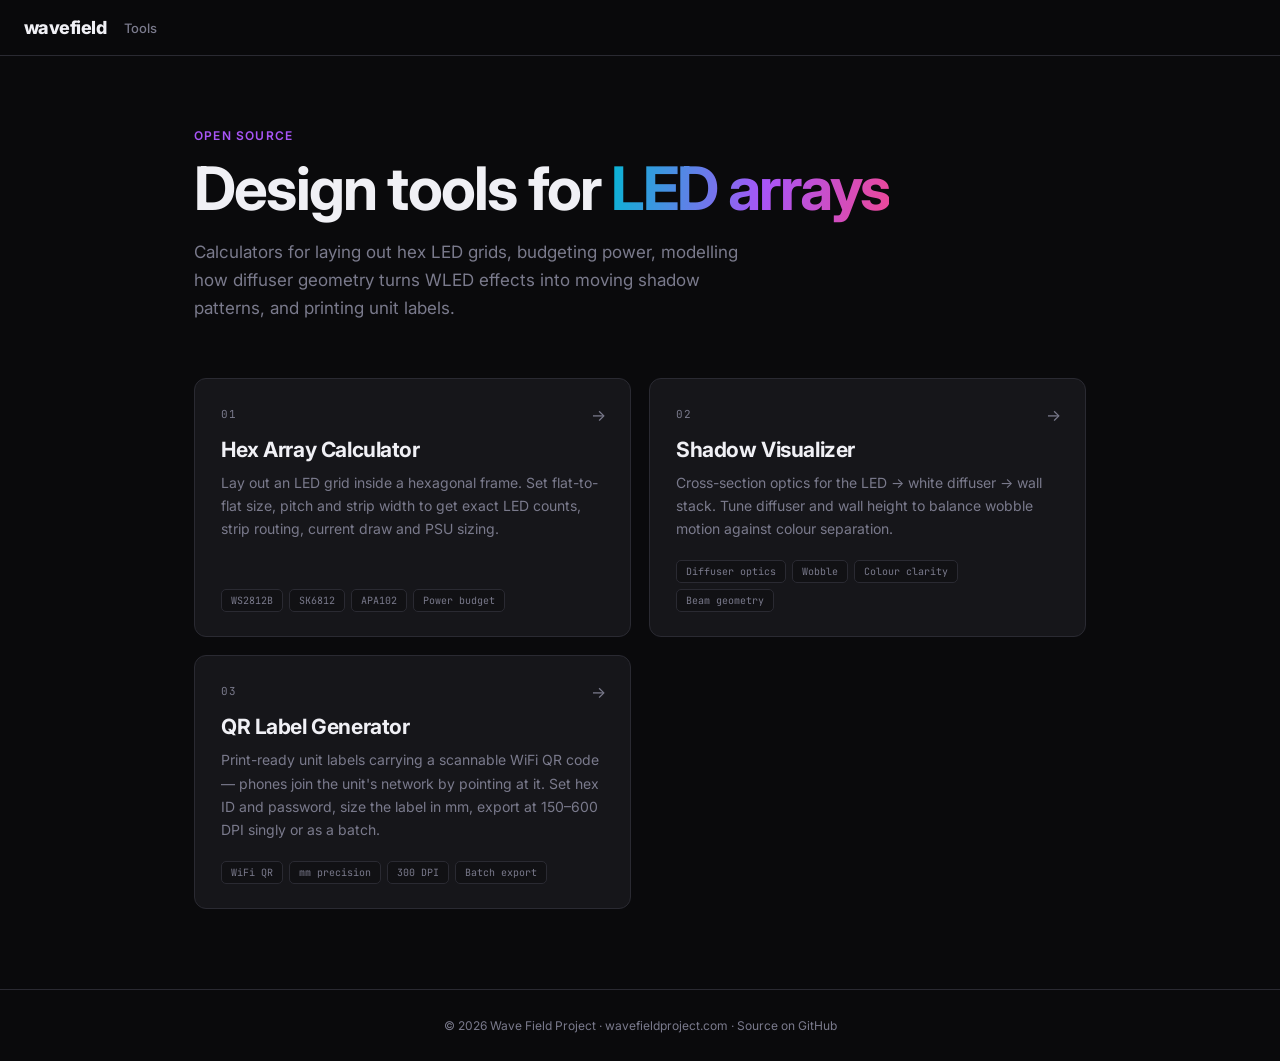
<file: index.html>
<!DOCTYPE html>
<html lang="en">
<head>
<meta charset="UTF-8"/>
<meta name="viewport" content="width=device-width,initial-scale=1"/>
<title>Tools — Wave Field Project</title>
<meta name="description" content="Open-source calculators for LED array design: hex layout, power budgeting, and diffuser shadow optics."/>
<link rel="stylesheet" href="wf.css"/>
<style>
  body { min-height: 100vh; display: flex; flex-direction: column; }
  main { flex: 1; max-width: 940px; width: 100%; margin: 0 auto; padding: 72px 24px 80px; }
  .hero { margin-bottom: 56px; }
  .eyebrow {
    font-size: 12px; font-weight: 600; letter-spacing: 0.1em; text-transform: uppercase;
    color: var(--accent-glow); margin-bottom: 14px;
  }
  h1 {
    font-size: clamp(38px, 6vw, 60px); font-weight: 700; letter-spacing: -0.03em;
    line-height: 1.05; margin-bottom: 18px;
  }
  h1 .grad {
    background: linear-gradient(100deg, var(--led-cyan), var(--accent-glow) 55%, var(--led-pink));
    -webkit-background-clip: text; background-clip: text; -webkit-text-fill-color: transparent;
  }
  .lede { font-size: 17px; line-height: 1.65; color: var(--text-muted); max-width: 560px; }
  .grid { display: grid; grid-template-columns: repeat(auto-fit, minmax(300px,1fr)); gap: 18px; }
  .tool {
    display: flex; flex-direction: column; padding: 28px 26px 24px;
    text-decoration: none; color: inherit; position: relative;
    transition: border-color .2s, transform .2s, box-shadow .2s;
  }
  .tool:hover {
    border-color: var(--accent); transform: translateY(-2px);
    box-shadow: 0 8px 28px rgba(124,58,237,0.12);
  }
  .tool-num {
    font-family: var(--mono); font-size: 11px; color: var(--text-muted);
    margin-bottom: 16px; letter-spacing: 0.06em;
  }
  .tool h2 { font-size: 21px; font-weight: 700; letter-spacing: -0.02em; margin-bottom: 9px; }
  .tool p { font-size: 14px; line-height: 1.65; color: var(--text-muted); margin-bottom: 20px; flex: 1; }
  .chips { display: flex; flex-wrap: wrap; gap: 6px; }
  .chip {
    font-family: var(--mono); font-size: 10px; padding: 4px 9px; border-radius: 5px;
    background: var(--bg-secondary); border: 1px solid var(--border); color: var(--text-muted);
  }
  .arrow {
    position: absolute; top: 26px; right: 24px; font-size: 16px;
    color: var(--text-muted); transition: color .2s, transform .2s;
  }
  .tool:hover .arrow { color: var(--accent-glow); transform: translateX(3px); }
</style>
</head>
<body>

<nav class="wf-nav">
  <span class="wf-logo">wavefield</span>
  <span class="wf-tool-name" style="color:var(--text-muted);font-weight:500">Tools</span>
</nav>

<main>
  <div class="hero">
    <div class="eyebrow">Open Source</div>
    <h1>Design tools for <span class="grad">LED arrays</span></h1>
    <p class="lede">
      Calculators for laying out hex LED grids, budgeting power, modelling how diffuser
      geometry turns WLED effects into moving shadow patterns, and printing unit labels.
    </p>
  </div>

  <div class="grid">
    <a class="wf-card tool" href="hex-array/">
      <div class="tool-num">01</div>
      <h2>Hex Array Calculator</h2>
      <p>
        Lay out an LED grid inside a hexagonal frame. Set flat-to-flat size, pitch and strip
        width to get exact LED counts, strip routing, current draw and PSU sizing.
      </p>
      <div class="chips">
        <span class="chip">WS2812B</span><span class="chip">SK6812</span>
        <span class="chip">APA102</span><span class="chip">Power budget</span>
      </div>
      <span class="arrow">→</span>
    </a>

    <a class="wf-card tool" href="shadow-viz/">
      <div class="tool-num">02</div>
      <h2>Shadow Visualizer</h2>
      <p>
        Cross-section optics for the LED → white diffuser → wall stack. Tune diffuser and wall
        height to balance wobble motion against colour separation.
      </p>
      <div class="chips">
        <span class="chip">Diffuser optics</span><span class="chip">Wobble</span>
        <span class="chip">Colour clarity</span><span class="chip">Beam geometry</span>
      </div>
      <span class="arrow">→</span>
    </a>

    <a class="wf-card tool" href="label-gen/">
      <div class="tool-num">03</div>
      <h2>QR Label Generator</h2>
      <p>
        Print-ready unit labels carrying a scannable WiFi QR code — phones join the
        unit's network by pointing at it. Set hex ID and password, size the label in mm,
        export at 150–600 DPI singly or as a batch.
      </p>
      <div class="chips">
        <span class="chip">WiFi QR</span><span class="chip">mm precision</span>
        <span class="chip">300 DPI</span><span class="chip">Batch export</span>
      </div>
      <span class="arrow">→</span>
    </a>
  </div>
</main>

<div class="wf-footer">
  © 2026 Wave Field Project ·
  <a href="https://www.wavefieldproject.com/">wavefieldproject.com</a> ·
  <a href="https://github.com/meshein6/wave-field-tools">Source on GitHub</a>
</div>

</body>
</html>
</file>
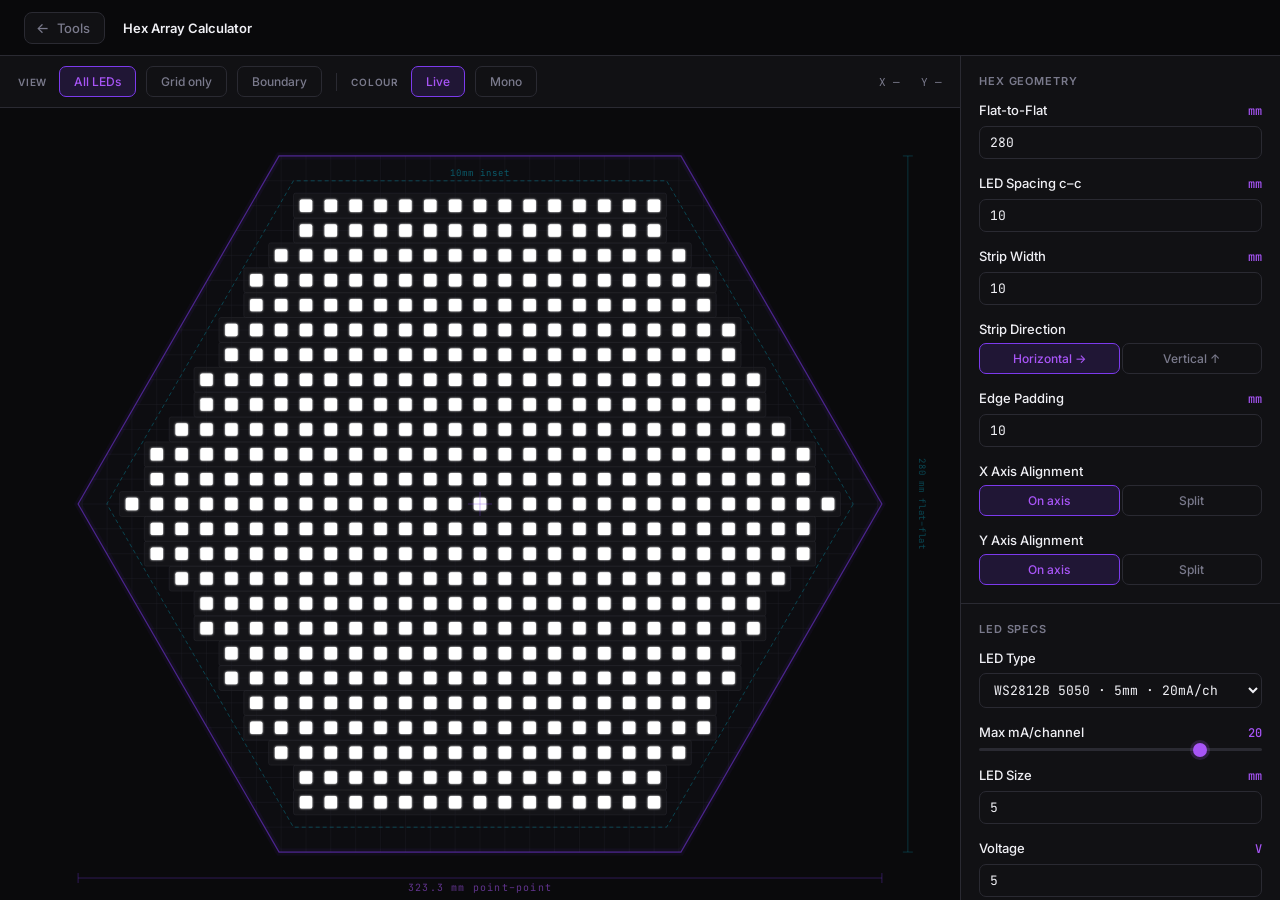
<file: hex-array/index.html>
<head>
<meta charset="UTF-8"/>
<meta name="viewport" content="width=device-width,initial-scale=1"/>
<title>Hex Array Calculator — Wave Field Tools</title>
<link rel="stylesheet" href="../wf.css"/>
<style>
  body { height: 100vh; display: flex; flex-direction: column; overflow: hidden; }
  .main-grid { display: flex; flex-direction: row; flex: 1; min-height: 0; }

  .canvas-panel { display:flex; flex-direction:column; overflow:hidden; background:var(--bg-primary); flex:1 1 0; min-height:0; }
  .canvas-toolbar {
    border-bottom:1px solid var(--border); padding:10px 18px; display:flex;
    align-items:center; gap:10px; background:var(--bg-secondary); flex-shrink:0; flex-wrap:wrap;
  }
  .toolbar-label {
    font-size:10px; font-weight:600; letter-spacing:.08em; text-transform:uppercase;
    color:var(--text-muted); margin-right:2px;
  }
  .toolbar-sep { width:1px; height:18px; background:var(--border); margin:0 4px; }
  .coord-display {
    margin-left:auto; font-family:var(--mono); font-size:11px;
    color:var(--text-muted); min-width:170px; text-align:right;
  }
  .svg-container { flex:1; overflow:hidden; display:flex; align-items:center; justify-content:center; position:relative; cursor:crosshair; }
  #main-svg { max-width:100%; max-height:100%; }
  #tooltip {
    position:absolute; pointer-events:none; background:var(--bg-card);
    border:1px solid var(--border); border-radius:7px; padding:8px 11px;
    font-family:var(--mono); font-size:11px; color:var(--text-primary);
    line-height:1.6; display:none; z-index:10; box-shadow:0 6px 20px rgba(0,0,0,.5);
  }

  .controls {
    background:var(--bg-secondary); border-left:1px solid var(--border);
    overflow-y:auto; flex:0 0 320px; width:320px;
    display:flex; flex-direction:column;
  }
  .controls > * { flex-shrink: 0; }
  .panel-section { border-bottom:1px solid var(--border); padding:18px; width:100%; }
  .rgb-row { display:grid; grid-template-columns:1fr 1fr 1fr; gap:10px; }
  .rgb-channel label { font-size:11px; font-family:var(--mono); margin-bottom:6px; display:flex; justify-content:space-between; }
  #slR::-webkit-slider-thumb { background:#ef4444; box-shadow:0 0 0 3px rgba(239,68,68,.18); }
  #slG::-webkit-slider-thumb { background:#10b981; box-shadow:0 0 0 3px rgba(16,185,129,.18); }
  #slB::-webkit-slider-thumb { background:#3b82f6; box-shadow:0 0 0 3px rgba(59,130,246,.18); }

  .stats-grid { display:grid; grid-template-columns:1fr 1fr; gap:8px; }
  .stat-card { background:var(--bg-card); border:1px solid var(--border); border-radius:9px; padding:11px 12px; }
  .stat-card.highlight { border-color:rgba(124,58,237,.45); background:rgba(124,58,237,.07); }
  .stat-card.warn      { border-color:rgba(239,68,68,.4);  background:rgba(239,68,68,.06); }
  .stat-card.good      { border-color:rgba(16,185,129,.35); background:rgba(16,185,129,.05); }
  .stat-label { font-size:10px; font-weight:600; letter-spacing:.06em; text-transform:uppercase; color:var(--text-muted); margin-bottom:5px; }
  .stat-value { font-family:var(--mono); font-size:18px; font-weight:500; color:var(--text-primary); line-height:1; }
  .stat-value.big { font-size:22px; color:var(--accent-glow); }
  .stat-value.green { color:var(--good); }
  .stat-value.red { color:var(--bad); }
  .stat-sub { font-family:var(--mono); font-size:10px; color:var(--text-muted); margin-top:4px; }

  .psu-meter-track { width:100%; height:7px; background:var(--border); border-radius:4px; overflow:hidden; margin-bottom:7px; }
  .psu-meter-fill { height:100%; border-radius:4px; transition:width .3s; }
  .psu-ticks { display:flex; justify-content:space-between; font-family:var(--mono); font-size:9px; color:var(--text-muted); }
  .psu-rec { margin-top:10px; font-family:var(--mono); font-size:12px; color:var(--text-primary); }
  .psu-bar-label { font-size:10px; font-weight:600; letter-spacing:.06em; text-transform:uppercase; color:var(--text-muted); margin-bottom:9px; }

  @media (max-width: 900px) {
    body { height:auto; overflow:auto; }
    .main-grid { flex-direction:column; }
    .canvas-panel { height:58vh; }
    .controls { flex:0 0 auto; width:100%; border-left:none; border-top:1px solid var(--border); }
  }
</style>
</head>
<body>

<nav class="wf-nav">
  <a class="wf-back" href="../">
    <span class="wf-back-icon">←</span> Tools
  </a>
  <span class="wf-tool-name">Hex Array Calculator</span>
</nav>

<div class="main-grid">
  <div class="canvas-panel">
    <div class="canvas-toolbar">
      <span class="toolbar-label">View</span>
      <button class="wf-btn active" id="btnAll" onclick="setView('all')">All LEDs</button>
      <button class="wf-btn" id="btnGrid" onclick="setView('grid')">Grid only</button>
      <button class="wf-btn" id="btnHex" onclick="setView('hex')">Boundary</button>
      <div class="toolbar-sep"></div>
      <span class="toolbar-label">Colour</span>
      <button class="wf-btn active" id="btnColor" onclick="setColor('live')">Live</button>
      <button class="wf-btn" id="btnMono" onclick="setColor('mono')">Mono</button>
      <div class="coord-display" id="coordDisplay">X — &nbsp; Y —</div>
    </div>
    <div class="svg-container" id="svgContainer">
      <svg id="main-svg" xmlns="http://www.w3.org/2000/svg"></svg>
      <div id="tooltip"></div>
    </div>
  </div>
  <div class="controls">
    <div class="panel-section">
      <div class="wf-section-label">Hex geometry</div>
      <div class="wf-field"><label>Flat-to-Flat <span class="unit">mm</span></label><input type="number" id="inFTF" value="280" min="10" max="800" step="1"/></div>
      <div class="wf-field"><label>LED Spacing c–c <span class="unit">mm</span></label><input type="number" id="inSpacing" value="10" min="1" max="30" step="0.5"/></div>
      <div class="wf-field"><label>Strip Width <span class="unit">mm</span></label><input type="number" id="inStripWidth" value="10" min="1" max="30" step="0.5"/></div>
      <div class="wf-field">
        <label style="margin-bottom:6px">Strip Direction</label>
        <div style="display:flex;gap:2px">
          <button class="wf-btn active" id="btnStripH" onclick="setStripDir('h')" style="flex:1">Horizontal →</button>
          <button class="wf-btn" id="btnStripV" onclick="setStripDir('v')" style="flex:1">Vertical ↑</button>
        </div>
      </div>
      <div class="wf-field"><label>Edge Padding <span class="unit">mm</span></label><input type="number" id="inPadding" value="10" min="0" max="50" step="1"/></div>
      <div class="wf-field">
        <label style="margin-bottom:6px">X Axis Alignment</label>
        <div style="display:flex;gap:2px">
          <button class="wf-btn active" id="btnCenterXOn" onclick="setCenterMode('x','on')" style="flex:1">On axis</button>
          <button class="wf-btn" id="btnCenterXSplit" onclick="setCenterMode('x','split')" style="flex:1">Split</button>
        </div>
      </div>
      <div class="wf-field">
        <label style="margin-bottom:6px">Y Axis Alignment</label>
        <div style="display:flex;gap:2px">
          <button class="wf-btn active" id="btnCenterYOn" onclick="setCenterMode('y','on')" style="flex:1">On axis</button>
          <button class="wf-btn" id="btnCenterYSplit" onclick="setCenterMode('y','split')" style="flex:1">Split</button>
        </div>
      </div>
    </div>
    <div class="panel-section">
      <div class="wf-section-label">LED specs</div>
      <div class="wf-field">
        <label>LED Type</label>
        <select id="selLedType">
          <option value="custom">— Custom —</option>
          <optgroup label="WS2812B">
            <option value="ws2812b_5050" selected>WS2812B 5050 · 5mm · 20mA/ch</option>
            <option value="ws2812b_2020">WS2812B 2020 · 2mm · 5mA/ch</option>
            <option value="ws2812b_3535">WS2812B 3535 · 3.5mm · 12mA/ch</option>
          </optgroup>
          <optgroup label="SK6812">
            <option value="sk6812_5050">SK6812 5050 · 5mm · 20mA/ch</option>
            <option value="sk6812_mini">SK6812 Mini 3535 · 3.5mm · 12mA/ch</option>
            <option value="sk6812_2020">SK6812 2020 · 2mm · 5mA/ch</option>
          </optgroup>
          <optgroup label="SK6805">
            <option value="sk6805_ec15">SK6805-EC15 · 1.5mm · 1.5mA/ch</option>
            <option value="sk6805_ec10">SK6805-EC10 · 1mm · 1mA/ch</option>
          </optgroup>
          <optgroup label="APA / SK9822">
            <option value="apa102_5050">APA102 5050 · 5mm · 20mA/ch</option>
            <option value="sk9822_5050">SK9822 5050 · 5mm · 20mA/ch</option>
          </optgroup>
          <optgroup label="WS2815 / WS2813">
            <option value="ws2815_5050">WS2815 5050 · 5mm · 20mA/ch · 12V</option>
            <option value="ws2813_5050">WS2813 5050 · 5mm · 20mA/ch</option>
          </optgroup>
        </select>
      </div>
      <div class="wf-field"><label>Max mA/channel <span class="wf-val" id="vMA">20</span></label><input type="range" id="slMA" min="0.5" max="25" step="0.5" value="20"/></div>
      <div class="wf-field"><label>LED Size <span class="unit">mm</span></label><input type="number" id="inLedSize" value="5" min="0.5" max="10" step="0.5"/></div>
      <div class="wf-field"><label>Voltage <span class="unit">V</span></label><input type="number" id="inVolt" value="5" min="4.5" max="13" step="0.1"/></div>
    </div>
    <div class="panel-section">
      <div class="wf-section-label">Colour / brightness</div>
      <div class="wf-field"><label>Global Brightness <span class="wf-val" id="vBright">100%</span></label><input type="range" id="slBright" min="1" max="100" value="100"/></div>
      <div class="rgb-row">
        <div class="rgb-channel"><label style="color:#ff5c5c">R <span id="vR">255</span></label><input type="range" id="slR" min="0" max="255" value="255"/></div>
        <div class="rgb-channel"><label style="color:#4dff90">G <span id="vG">255</span></label><input type="range" id="slG" min="0" max="255" value="255"/></div>
        <div class="rgb-channel"><label style="color:#5c9eff">B <span id="vB">255</span></label><input type="range" id="slB" min="0" max="255" value="255"/></div>
      </div>
    </div>
    <div class="panel-section">
      <div class="wf-section-label">Array statistics</div>
      <div class="stats-grid" id="stats-grid"></div>
    </div>
    <div class="panel-section">
      <div class="wf-section-label">Power budget</div>
      <div id="psu-section"></div>
    </div>
  </div>
</div>
<script>
let cfg={ftf:280,spacing:10,ledSize:5,stripWidth:10,stripDir:'h',padding:10,centerModeX:'on',centerModeY:'on',maCh:20,volt:5,bright:100,r:255,g:255,b:255};
let viewMode='all',colorMode='live',leds=[],svgScale=1,svgCx=0,svgCy=0,svgIR=0;
function inHex(x,y,ir){const t=1e-6;return Math.abs(y)<=ir+t&&Math.abs(Math.sqrt(3)*x+y)<=2*ir+t&&Math.abs(Math.sqrt(3)*x-y)<=2*ir+t;}
function hexVertices(cx,cy,ir){const R=ir/Math.cos(Math.PI/6);return Array.from({length:6},(_,i)=>{const a=Math.PI/180*(60*i);return[cx+R*Math.cos(a),cy+R*Math.sin(a)];});}
function hexPathStr(cx,cy,ir){return hexVertices(cx,cy,ir).map(([x,y],i)=>`${i?'L':'M'}${x.toFixed(2)},${y.toFixed(2)}`).join('')+'Z';}
function buildLeds(){const ir=cfg.ftf/2-cfg.padding,R=ir/Math.cos(Math.PI/6),sp=cfg.spacing,sw=cfg.stripWidth,span=Math.ceil(R/sp)+1,offsetX=cfg.centerModeX==='split'?sp/2:0,offsetY=cfg.centerModeY==='split'?sp/2:0,hsp=sp/2,hsw=sw/2,pts=[];for(let row=-span;row<=span;row++){for(let col=-span;col<=span;col++){const x=col*sp+offsetX,y=row*sp+offsetY,dx=cfg.stripDir==='h'?hsp:hsw,dy=cfg.stripDir==='h'?hsw:hsp;if(inHex(x-dx,y-dy,ir)&&inHex(x+dx,y-dy,ir)&&inHex(x-dx,y+dy,ir)&&inHex(x+dx,y+dy,ir))pts.push({x,y,row,col});}}return pts;}
function calcPower(){const n=leds.length,bright=cfg.bright/100,rF=cfg.r/255,gF=cfg.g/255,bF=cfg.b/255,maPerLed=(rF+gF+bF)*cfg.maCh*bright,totalMa=n*maPerLed,totalW=totalMa*cfg.volt/1000,psuW=totalW*1.25,rows=new Set(leds.map(l=>l.row)).size,cols=new Set(leds.map(l=>l.col)).size;return{n,maPerLed,totalMa,totalW,psuW,rows,cols,bright,rF,gF,bF};}
function psuSize(w){const t=[5,10,15,20,30,40,50,60,75,100,120,150,200,240,300,350,400,500,600,750,1000];return t.find(x=>x>=w*1.25)||Math.ceil(w*1.25/50)*50;}
function stat(label,value,sub,cls){return`<div class="stat-card ${cls}"><div class="stat-label">${label}</div><div class="stat-value ${cls.includes('big')?'big':''} ${cls.includes('warn')?'red':''} ${cls.includes('good')?'green':''}">${value}</div>${sub?`<div class="stat-sub">${sub}</div>`:''}</div>`;}
function updateStats(){const p=calcPower(),warn=p.totalW>100,rows=p.rows,cols=p.cols,maxBright3A=Math.min(100,(3000/(p.n*cfg.maCh*3))*100);document.getElementById('stats-grid').innerHTML=`${stat('LED count',p.n.toLocaleString(),'','highlight big')}${stat('Rows × cols',`${rows}×${cols}`,'','')}${stat('mA / LED',p.maPerLed.toFixed(1),'mA eff.','')}${stat('Total current',(p.totalMa/1000).toFixed(2),'A',warn?'warn':'good')}${stat('Total power',p.totalW.toFixed(1),'W',warn?'warn':'good')}${stat('Supply',`${cfg.volt}V`,'','')}${stat('3A throttle',maxBright3A>=100?'100% ✓':`${maxBright3A.toFixed(1)}%`,'max @ 3A full white',maxBright3A>=100?'good':maxBright3A<30?'warn':'')}`;const psu=psuSize(p.totalW),fillPct=Math.min(100,p.totalW/psu*100).toFixed(0),col=fillPct>80?'var(--bad)':fillPct>60?'var(--warn)':'var(--good)';document.getElementById('psu-section').innerHTML=`<div class="psu-bar" style="border:none;padding:0"><div class="psu-bar-label">PSU load at current settings</div><div class="psu-meter-track"><div class="psu-meter-fill" style="width:${fillPct}%;background:${col}"></div></div><div class="psu-ticks"><span>0W</span><span>${(psu/4).toFixed(0)}W</span><span>${(psu/2).toFixed(0)}W</span><span>${(3*psu/4).toFixed(0)}W</span><span>${psu}W</span></div><div class="psu-rec" style="margin-top:10px"><span style="color:var(--text-muted)">DRAW  </span>${p.totalW.toFixed(1)} W &nbsp;&nbsp; <span style="color:var(--text-muted)">AT ${cfg.volt}V  </span>${(p.totalMa/1000).toFixed(2)} A</div><div class="psu-rec"><span style="color:var(--text-muted)">REC. PSU  </span><span style="color:${col}">≥ ${psu}W @ ${cfg.volt}V</span> &nbsp;&nbsp; <span style="color:var(--text-muted)">(${(psu/cfg.volt).toFixed(0)} A)</span></div><div style="margin-top:6px;font-family:var(--mono);font-size:8px;color:var(--text-muted)">${cfg.maCh}mA/ch max · 3ch · ${cfg.volt}V · 1.25× safety factor</div></div>`;}
function ledColor(){if(colorMode==='mono')return{fill:'#a855f7',opacity:0.85};const r=Math.round(cfg.r*cfg.bright/100),g=Math.round(cfg.g*cfg.bright/100),b=Math.round(cfg.b*cfg.bright/100),hex='#'+[r,g,b].map(v=>v.toString(16).padStart(2,'0')).join(''),brightness=(r*0.299+g*0.587+b*0.114)/255;return{fill:hex||'#111',opacity:Math.max(0.3,0.4+brightness*0.6)};}
function renderSVG(){const svg=document.getElementById('main-svg'),container=document.getElementById('svgContainer'),w=container.clientWidth||600,h=container.clientHeight||600,ir_mm=cfg.ftf/2,R_mm=ir_mm/Math.cos(Math.PI/6),pad=48,scale=Math.min((w-pad*2)/(R_mm*2),(h-pad*2)/(ir_mm*2)),cx=w/2,cy=h/2,R_svg=R_mm*scale,IR=ir_mm*scale,sp=cfg.spacing*scale,ledR=Math.min((cfg.ledSize/2)*scale,sp/2-0.5);svgScale=scale;svgCx=cx;svgCy=cy;svgIR=IR;svg.setAttribute('width',w);svg.setAttribute('height',h);svg.setAttribute('viewBox',`0 0 ${w} ${h}`);const{fill,opacity}=ledColor(),stripSW=cfg.stripWidth*scale,stripSegments=(()=>{if(cfg.stripDir==='h'){const byRow={};leds.forEach(l=>{(byRow[l.row]=byRow[l.row]||[]).push(l);});return Object.values(byRow).map(row=>{row.sort((a,b)=>a.x-b.x);const runs=[];let run=[row[0]];for(let i=1;i<row.length;i++){if(row[i].x-row[i-1].x>cfg.spacing*1.01){runs.push(run);run=[];}run.push(row[i]);}runs.push(run);return runs.map(r=>{const minX=r[0].x,maxX=r[r.length-1].x,y=r[0].y,sx=cx+(minX-cfg.spacing/2)*scale,sw_=(maxX-minX+cfg.spacing)*scale,sy=cy-y*scale-stripSW/2;return`<rect x="${sx.toFixed(1)}" y="${sy.toFixed(1)}" width="${sw_.toFixed(1)}" height="${stripSW.toFixed(1)}" rx="2" fill="#16161a" stroke="#2a2a32" stroke-width="0.6" opacity="0.85"/>`;}).join('');}).join('');}else{const byCol={};leds.forEach(l=>{(byCol[l.col]=byCol[l.col]||[]).push(l);});return Object.values(byCol).map(col=>{col.sort((a,b)=>a.y-b.y);const runs=[];let run=[col[0]];for(let i=1;i<col.length;i++){if(col[i].y-col[i-1].y>cfg.spacing*1.01){runs.push(run);run=[];}run.push(col[i]);}runs.push(run);return runs.map(r=>{const minY=r[0].y,maxY=r[r.length-1].y,x=r[0].x,sx=cx+x*scale-stripSW/2,sy_top=cy-(maxY+cfg.spacing/2)*scale,sh=(maxY-minY+cfg.spacing)*scale;return`<rect x="${sx.toFixed(1)}" y="${sy_top.toFixed(1)}" width="${stripSW.toFixed(1)}" height="${sh.toFixed(1)}" rx="2" fill="#16161a" stroke="#2a2a32" stroke-width="0.6" opacity="0.85"/>`;}).join('');}).join('');}})(),gridLines=[],span=Math.ceil(R_mm/cfg.spacing)+2;if(viewMode!=='hex'){for(let i=-span;i<=span;i++){const v=i*sp;gridLines.push(`<line x1="${(cx+v).toFixed(1)}" y1="0" x2="${(cx+v).toFixed(1)}" y2="${h}" stroke="#22222a" stroke-width="0.4" clip-path="url(#hc)"/>`);gridLines.push(`<line x1="0" y1="${(cy+v).toFixed(1)}" x2="${w}" y2="${(cy+v).toFixed(1)}" stroke="#22222a" stroke-width="0.4" clip-path="url(#hc)"/>`);}};const ledDots=viewMode!=='grid'?leds.map(({x,y,row,col})=>`<rect x="${(cx+x*scale-ledR).toFixed(2)}" y="${(cy-y*scale-ledR).toFixed(2)}" width="${(ledR*2).toFixed(2)}" height="${(ledR*2).toFixed(2)}" rx="${(ledR*0.3).toFixed(2)}" fill="${fill}" opacity="${opacity}" class="led" data-x="${x}" data-y="${y}" data-row="${row}" data-col="${col}"/>`).join(''):'',dimY=cy+IR+26,dimX=cx+R_svg+26;svg.innerHTML=`<defs><filter id="glow" x="-60%" y="-60%" width="220%" height="220%"><feGaussianBlur stdDeviation="1.2" result="b"/><feMerge><feMergeNode in="b"/><feMergeNode in="SourceGraphic"/></feMerge></filter><clipPath id="hc"><path d="${hexPathStr(cx,cy,IR)}"/></clipPath></defs><path d="${hexPathStr(cx,cy,IR)}" fill="#0d0d11"/>${viewMode!=='grid'?stripSegments:''}${gridLines.join('')}<g filter="url(#glow)">${ledDots}</g><path d="${hexPathStr(cx,cy,IR)}" fill="none" stroke="#7c3aed" stroke-width="7" opacity="0.06"/><path d="${hexPathStr(cx,cy,IR)}" fill="none" stroke="#7c3aed" stroke-width="1.2" opacity="0.55"/>${cfg.padding>0?`<path d="${hexPathStr(cx,cy,IR-cfg.padding*scale)}" fill="none" stroke="#06b6d4" stroke-width="0.8" opacity="0.4" stroke-dasharray="4,3"/><text x="${cx}" y="${(cy-(IR-cfg.padding*scale)-5).toFixed(1)}" text-anchor="middle" fill="#06b6d4" font-family="'JetBrains Mono',monospace" font-size="9" opacity="0.45" letter-spacing="0.1em">${cfg.padding}mm inset</text>`:''}<line x1="${(cx-12)}" y1="${cy}" x2="${(cx+12)}" y2="${cy}" stroke="#7c3aed" stroke-width="0.8" opacity="0.4"/><line x1="${cx}" y1="${(cy-12)}" x2="${cx}" y2="${(cy+12)}" stroke="#7c3aed" stroke-width="0.8" opacity="0.4"/><line x1="${(cx-R_svg).toFixed(1)}" y1="${dimY.toFixed(1)}" x2="${(cx+R_svg).toFixed(1)}" y2="${dimY.toFixed(1)}" stroke="#7c3aed" stroke-width="0.8" opacity="0.4"/><line x1="${(cx-R_svg).toFixed(1)}" y1="${(dimY-5).toFixed(1)}" x2="${(cx-R_svg).toFixed(1)}" y2="${(dimY+5).toFixed(1)}" stroke="#7c3aed" stroke-width="0.8" opacity="0.4"/><line x1="${(cx+R_svg).toFixed(1)}" y1="${(dimY-5).toFixed(1)}" x2="${(cx+R_svg).toFixed(1)}" y2="${(dimY+5).toFixed(1)}" stroke="#7c3aed" stroke-width="0.8" opacity="0.4"/><text x="${cx}" y="${(dimY+13).toFixed(1)}" text-anchor="middle" fill="#a855f7" font-family="'JetBrains Mono',monospace" font-size="10" opacity="0.55" letter-spacing="0.12em">${(R_mm*2).toFixed(1)} mm point–point</text><line x1="${dimX.toFixed(1)}" y1="${(cy-IR).toFixed(1)}" x2="${dimX.toFixed(1)}" y2="${(cy+IR).toFixed(1)}" stroke="#06b6d4" stroke-width="0.8" opacity="0.3"/><line x1="${(dimX-5).toFixed(1)}" y1="${(cy-IR).toFixed(1)}" x2="${(dimX+5).toFixed(1)}" y2="${(cy-IR).toFixed(1)}" stroke="#06b6d4" stroke-width="0.8" opacity="0.3"/><line x1="${(dimX-5).toFixed(1)}" y1="${(cy+IR).toFixed(1)}" x2="${(dimX+5).toFixed(1)}" y2="${(cy+IR).toFixed(1)}" stroke="#06b6d4" stroke-width="0.8" opacity="0.3"/><text x="${(dimX+14).toFixed(1)}" y="${(cy+3).toFixed(1)}" text-anchor="middle" fill="#06b6d4" font-family="'JetBrains Mono',monospace" font-size="9" opacity="0.35" letter-spacing="0.08em" transform="rotate(90,${(dimX+14).toFixed(1)},${cy.toFixed(1)})">${cfg.ftf} mm flat–flat</text>`;svg.querySelectorAll('.led').forEach(el=>{el.addEventListener('mouseenter',onLedHover);el.addEventListener('mouseleave',onLedLeave);});}
function onLedHover(e){const el=e.target,x=parseFloat(el.dataset.x),y=parseFloat(el.dataset.y),row=el.dataset.row,col=el.dataset.col,rect=document.getElementById('svgContainer').getBoundingClientRect(),tip=document.getElementById('tooltip');tip.innerHTML=`X: ${x} mm<br>Y: ${y} mm<br>ROW ${row} · COL ${col}`;tip.style.display='block';const tx=e.clientX-rect.left+12,ty=e.clientY-rect.top-20;tip.style.left=Math.min(tx,rect.width-160)+'px';tip.style.top=Math.max(0,ty)+'px';const ledR=Math.min((cfg.ledSize/2)*svgScale,(cfg.spacing*svgScale)/2-0.5),hoverR=ledR*1.6;el.setAttribute('x',(svgCx+x*svgScale-hoverR).toFixed(2));el.setAttribute('y',(svgCy-y*svgScale-hoverR).toFixed(2));el.setAttribute('width',(hoverR*2).toFixed(2));el.setAttribute('height',(hoverR*2).toFixed(2));el.setAttribute('fill','#ffffff');el.setAttribute('opacity','1');document.getElementById('coordDisplay').textContent=`X: ${x} mm   Y: ${y} mm`;}
function onLedLeave(e){document.getElementById('tooltip').style.display='none';const el=e.target,ledR=Math.min((cfg.ledSize/2)*svgScale,(cfg.spacing*svgScale)/2-0.5),{fill,opacity}=ledColor(),x=parseFloat(el.dataset.x),y=parseFloat(el.dataset.y);el.setAttribute('x',(svgCx+x*svgScale-ledR).toFixed(2));el.setAttribute('y',(svgCy-y*svgScale-ledR).toFixed(2));el.setAttribute('width',(ledR*2).toFixed(2));el.setAttribute('height',(ledR*2).toFixed(2));el.setAttribute('fill',fill);el.setAttribute('opacity',opacity);document.getElementById('coordDisplay').textContent='X —   Y —';}
function fullUpdate(){leds=buildLeds();updateStats();renderSVG();}
function setView(m){viewMode=m;['All','Grid','Hex'].forEach(v=>{document.getElementById('btn'+v).classList.toggle('active',m===v.toLowerCase());});renderSVG();}
function setColor(m){colorMode=m;document.getElementById('btnColor').classList.toggle('active',m==='live');document.getElementById('btnMono').classList.toggle('active',m==='mono');renderSVG();}
function setCenterMode(axis,m){if(axis==='x'){cfg.centerModeX=m;document.getElementById('btnCenterXOn').classList.toggle('active',m==='on');document.getElementById('btnCenterXSplit').classList.toggle('active',m==='split');}else{cfg.centerModeY=m;document.getElementById('btnCenterYOn').classList.toggle('active',m==='on');document.getElementById('btnCenterYSplit').classList.toggle('active',m==='split');}fullUpdate();}
function setStripDir(d){cfg.stripDir=d;document.getElementById('btnStripH').classList.toggle('active',d==='h');document.getElementById('btnStripV').classList.toggle('active',d==='v');fullUpdate();}
const LED_TYPES={ws2812b_5050:{maCh:20,ledSize:5.0,volt:5},ws2812b_2020:{maCh:5,ledSize:2.0,volt:5},ws2812b_3535:{maCh:12,ledSize:3.5,volt:5},sk6812_5050:{maCh:20,ledSize:5.0,volt:5},sk6812_mini:{maCh:12,ledSize:3.5,volt:5},sk6812_2020:{maCh:5,ledSize:2.0,volt:5},sk6805_ec15:{maCh:1.5,ledSize:1.5,volt:5},sk6805_ec10:{maCh:1.0,ledSize:1.0,volt:5},apa102_5050:{maCh:20,ledSize:5.0,volt:5},sk9822_5050:{maCh:20,ledSize:5.0,volt:5},ws2815_5050:{maCh:20,ledSize:5.0,volt:12},ws2813_5050:{maCh:20,ledSize:5.0,volt:5}};
document.getElementById('selLedType').addEventListener('change',function(){const p=LED_TYPES[this.value];if(!p)return;cfg.maCh=p.maCh;cfg.ledSize=p.ledSize;cfg.volt=p.volt;document.getElementById('slMA').value=p.maCh;document.getElementById('vMA').textContent=p.maCh;document.getElementById('inLedSize').value=p.ledSize;document.getElementById('inVolt').value=p.volt;fullUpdate();});
function markCustom(){document.getElementById('selLedType').value='custom';}
document.getElementById('inFTF').addEventListener('change',function(){cfg.ftf=parseFloat(this.value)||280;fullUpdate();});
document.getElementById('inSpacing').addEventListener('change',function(){cfg.spacing=parseFloat(this.value)||10;fullUpdate();});
document.getElementById('inStripWidth').addEventListener('change',function(){cfg.stripWidth=parseFloat(this.value)||10;fullUpdate();});
document.getElementById('inLedSize').addEventListener('change',function(){cfg.ledSize=parseFloat(this.value)||5;markCustom();fullUpdate();});
document.getElementById('inPadding').addEventListener('change',function(){cfg.padding=parseFloat(this.value)||0;fullUpdate();});
document.getElementById('inVolt').addEventListener('change',function(){cfg.volt=parseFloat(this.value)||5;markCustom();fullUpdate();});
document.getElementById('slMA').addEventListener('input',function(){cfg.maCh=parseFloat(this.value);document.getElementById('vMA').textContent=this.value;markCustom();fullUpdate();});
document.getElementById('slBright').addEventListener('input',function(){cfg.bright=parseFloat(this.value);document.getElementById('vBright').textContent=this.value+'%';fullUpdate();});
document.getElementById('slR').addEventListener('input',function(){cfg.r=parseFloat(this.value);document.getElementById('vR').textContent=this.value;fullUpdate();});
document.getElementById('slG').addEventListener('input',function(){cfg.g=parseFloat(this.value);document.getElementById('vG').textContent=this.value;fullUpdate();});
document.getElementById('slB').addEventListener('input',function(){cfg.b=parseFloat(this.value);document.getElementById('vB').textContent=this.value;fullUpdate();});
let resizeTimer;window.addEventListener('resize',()=>{clearTimeout(resizeTimer);resizeTimer=setTimeout(renderSVG,80);});
fullUpdate();
</script>
</body>
</html>
</file>
<file: wf.css>
/* ══ Wave Field Tools — shared theme (matches wavefieldproject.com) ══ */
@import url('https://fonts.googleapis.com/css2?family=Inter:wght@400;500;600;700;800&family=JetBrains+Mono:wght@400;500&display=swap');

:root {
  --bg-primary:   #0a0a0c;
  --bg-secondary: #111114;
  --bg-card:      #16161a;
  --border:       #2a2a32;
  --text-primary: #f0f0f5;
  --text-muted:   #7a7a8c;
  --accent:       #7c3aed;
  --accent-glow:  #a855f7;
  --led-cyan:     #06b6d4;
  --led-amber:    #f59e0b;
  --led-pink:     #ec4899;
  --good:         #10b981;
  --warn:         #f59e0b;
  --bad:          #ef4444;
  --sans: Inter, system-ui, sans-serif;
  --mono: 'JetBrains Mono', ui-monospace, monospace;
}

* { box-sizing: border-box; margin: 0; padding: 0; }

body {
  background: var(--bg-primary);
  color: var(--text-primary);
  font-family: var(--sans);
  -webkit-font-smoothing: antialiased;
}

/* ── Nav ── */
.wf-nav {
  height: 56px; display: flex; align-items: center; gap: 18px;
  padding: 0 24px; background: rgba(10,10,12,0.88);
  backdrop-filter: blur(16px); -webkit-backdrop-filter: blur(16px);
  border-bottom: 1px solid var(--border);
  position: sticky; top: 0; z-index: 50; flex-shrink: 0;
}
.wf-logo {
  font-size: 18px; font-weight: 800; letter-spacing: -0.03em;
  color: var(--text-primary); text-decoration: none;
}
.wf-nav-links { display: flex; gap: 22px; align-items: center; }
.wf-nav a.nav-link {
  font-size: 14px; font-weight: 500; color: var(--text-muted);
  text-decoration: none; transition: color .15s;
}
.wf-nav a.nav-link:hover, .wf-nav a.nav-link.active { color: var(--text-primary); font-weight: 600; }
.wf-nav .spacer { flex: 1; }
.wf-tool-name {
  font-size: 13px; font-weight: 600; color: var(--text-muted);
  padding-left: 20px; border-left: 1px solid var(--border);
}

/* ── Cards / panels ── */
.wf-card {
  background: var(--bg-card); border: 1px solid var(--border);
  border-radius: 12px; overflow: hidden;
}
.wf-section-label {
  font-size: 11px; font-weight: 600; letter-spacing: 0.08em;
  text-transform: uppercase; color: var(--text-muted); margin-bottom: 14px;
}

/* ── Controls ── */
.wf-field { margin-bottom: 16px; }
.wf-field:last-child { margin-bottom: 0; }
.wf-field label {
  display: flex; justify-content: space-between; align-items: baseline;
  font-size: 13px; font-weight: 500; color: var(--text-primary); margin-bottom: 7px;
}
.wf-field label .unit, .wf-val {
  font-family: var(--mono); font-size: 12px; color: var(--accent-glow); font-weight: 500;
}
input[type=range] {
  width: 100%; height: 3px; -webkit-appearance: none; appearance: none;
  background: var(--border); outline: none; border-radius: 2px; cursor: pointer;
}
input[type=range]::-webkit-slider-thumb {
  -webkit-appearance: none; appearance: none; width: 14px; height: 14px;
  border-radius: 50%; background: var(--accent-glow); cursor: pointer;
  box-shadow: 0 0 0 3px rgba(168,85,247,0.18); transition: box-shadow .15s;
}
input[type=range]::-webkit-slider-thumb:hover { box-shadow: 0 0 0 5px rgba(168,85,247,0.28); }
input[type=range]::-moz-range-thumb {
  width: 14px; height: 14px; border: none; border-radius: 50%;
  background: var(--accent-glow); cursor: pointer;
}
input[type=number], input[type=text], select {
  width: 100%; background: var(--bg-secondary); border: 1px solid var(--border);
  border-radius: 7px; color: var(--text-primary); font-family: var(--mono);
  font-size: 13px; padding: 7px 10px; outline: none; transition: border-color .15s;
  -moz-appearance: textfield;
}
input[type=number]::-webkit-inner-spin-button, input[type=number]::-webkit-outer-spin-button { -webkit-appearance: none; }
input:focus, select:focus { border-color: var(--accent); }
select { cursor: pointer; }

/* ── Buttons ── */
.wf-btn {
  font-family: var(--sans); font-size: 12px; font-weight: 500;
  background: var(--bg-secondary); border: 1px solid var(--border);
  color: var(--text-muted); border-radius: 7px; padding: 7px 14px;
  cursor: pointer; transition: all .15s;
}
.wf-btn:hover { border-color: var(--accent); color: var(--text-primary); }
.wf-btn.active {
  background: rgba(124,58,237,0.15); border-color: var(--accent);
  color: var(--accent-glow);
}
.wf-btn.primary {
  background: var(--accent); border-color: var(--accent); color: #fff;
}
.wf-btn.primary:hover { background: var(--accent-glow); border-color: var(--accent-glow); }

/* ── Stat tiles ── */
.wf-stat {
  background: var(--bg-secondary); border: 1px solid var(--border);
  border-radius: 9px; padding: 11px 13px;
}
.wf-stat-label {
  font-size: 10px; font-weight: 600; letter-spacing: 0.06em;
  text-transform: uppercase; color: var(--text-muted); margin-bottom: 5px;
}
.wf-stat-value { font-family: var(--mono); font-size: 19px; font-weight: 500; line-height: 1; }
.wf-stat-unit { font-size: 11px; margin-left: 3px; opacity: 0.65; }

/* ── Scrollbars ── */
::-webkit-scrollbar { width: 8px; height: 8px; background: var(--bg-primary); }
::-webkit-scrollbar-thumb { background: var(--border); border-radius: 4px; }
::-webkit-scrollbar-thumb:hover { background: #3a3a44; }

/* ── Footer ── */
.wf-footer {
  font-size: 12px; color: var(--text-muted); text-align: center;
  padding: 28px 20px; border-top: 1px solid var(--border);
}
.wf-footer a { color: var(--text-muted); text-decoration: none; }
.wf-footer a:hover { color: var(--accent-glow); }


/* ── Toolbar labels (shared by tool pages) ── */
.toolbar-label {
  font-size: 11px; font-weight: 500; letter-spacing: 0;
  text-transform: none; color: var(--text-muted);
}
.wf-section-label { letter-spacing: 0.08em; font-size: 11px; font-weight: 600; }


/* ── Single back button header (tool pages) ── */
.wf-back {
  display: inline-flex; align-items: center; gap: 8px;
  font-size: 13px; font-weight: 500; color: var(--text-muted);
  text-decoration: none; padding: 7px 14px 7px 11px;
  border: 1px solid var(--border); border-radius: 8px;
  background: var(--bg-secondary); transition: all .15s;
}
.wf-back:hover {
  color: var(--text-primary); border-color: var(--accent);
  background: rgba(124,58,237,.1);
}
.wf-back-icon { font-size: 14px; line-height: 1; transition: transform .15s; }
.wf-back:hover .wf-back-icon { transform: translateX(-2px); }
.wf-nav .wf-tool-name {
  border-left: none; padding-left: 0;
  font-size: 13px; font-weight: 600; color: var(--text-primary);
}
</file>
